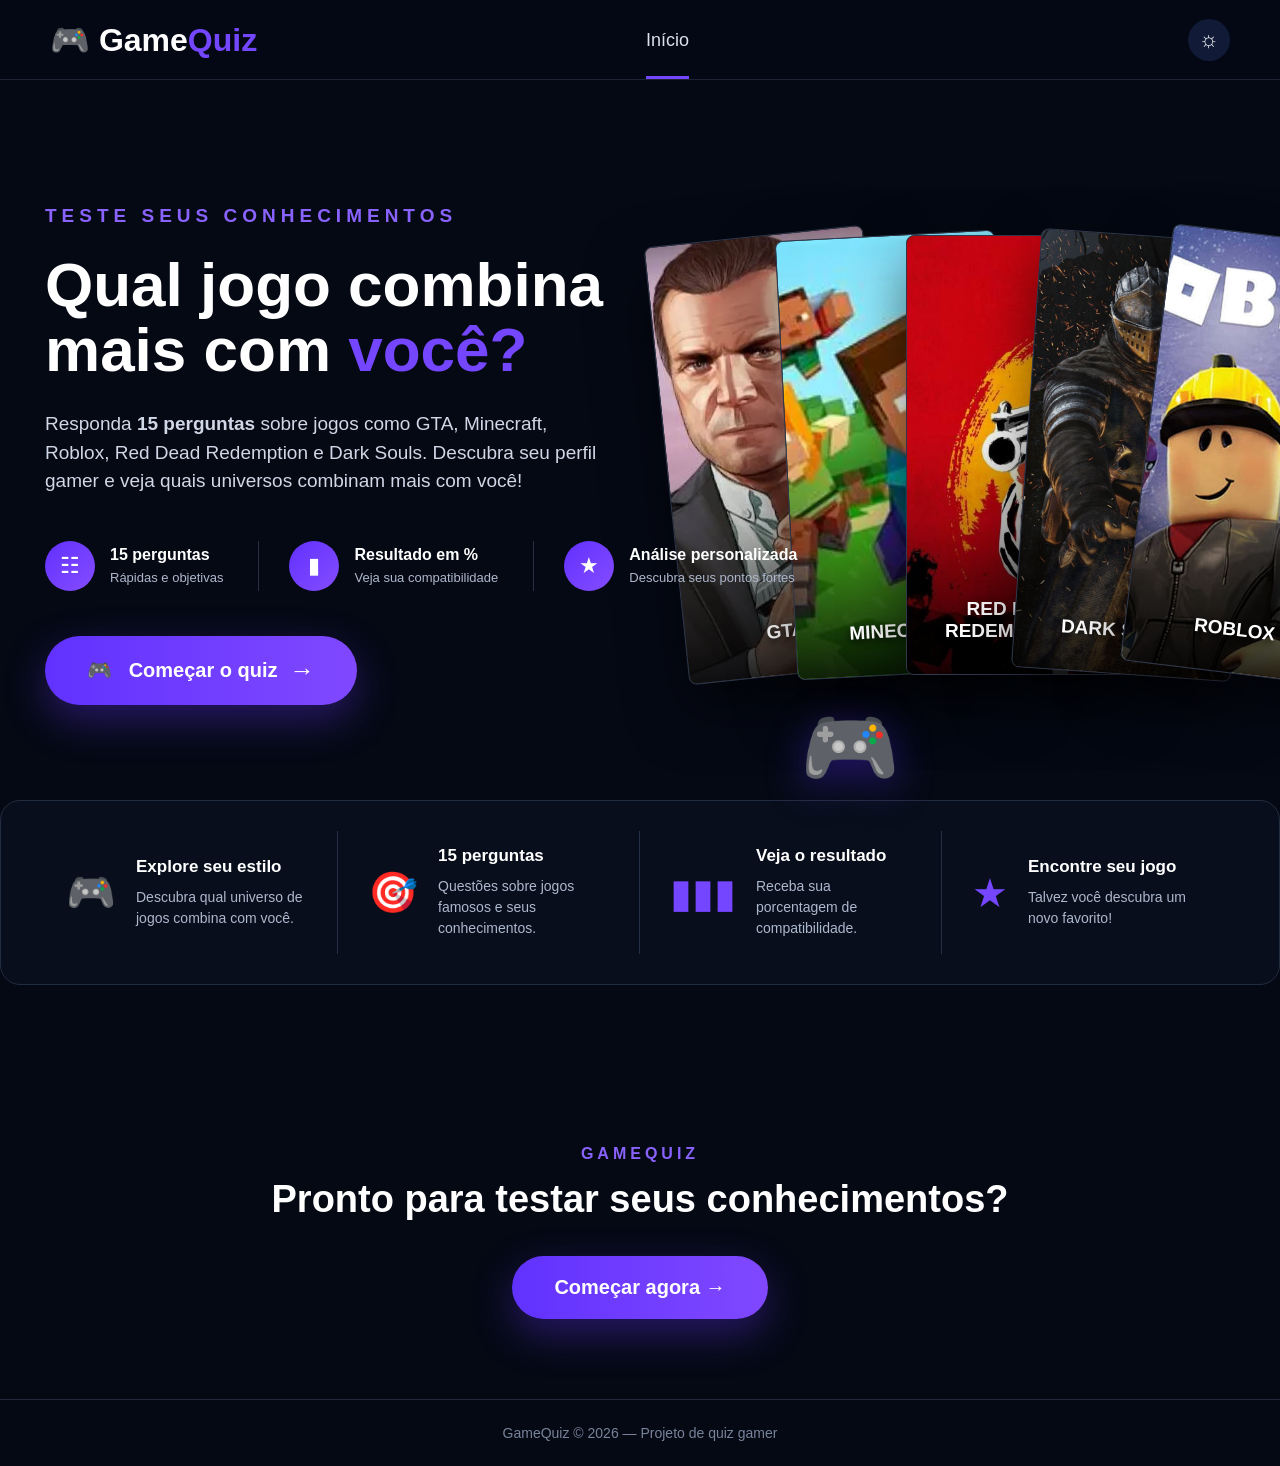
<file: index.html>
<!DOCTYPE html>
<html lang="pt-BR">

<head>
    <meta charset="UTF-8">
    <meta name="viewport" content="width=device-width, initial-scale=1.0">
    <title>GameQuiz</title>
    <link rel="stylesheet" href="style.css">
</head>

<body>

    <header class="navbar">
        <a href="#inicio" class="logo">🎮 Game<span>Quiz</span></a>

        <nav>
            <a href="#inicio" class="active">Início</a>
            <a href="#sobre"></a>
            <a href="#como-funciona"></a>
        </nav>

        <button class="theme-btn" id="themeBtn">☼</button>
    </header>

    <main id="inicio">

        <!-- HERO -->
        <section class="hero">

            <div class="hero-text">

                <p class="eyebrow">TESTE SEUS CONHECIMENTOS</p>

                <h1>
                    Qual jogo combina<br>
                    mais com <span>você?</span>
                </h1>

                <p class="description">
                    Responda <strong>15 perguntas</strong> sobre jogos como GTA,
                    Minecraft, Roblox, Red Dead Redemption e Dark Souls.
                    Descubra seu perfil gamer e veja quais universos combinam mais com você!
                </p>

                <div class="features">

                    <div class="feature">
                        <div class="feature-icon">☷</div>
                        <div>
                            <strong>15 perguntas</strong>
                            <small>Rápidas e objetivas</small>
                        </div>
                    </div>

                    <div class="feature">
                        <div class="feature-icon">▮</div>
                        <div>
                            <strong>Resultado em %</strong>
                            <small>Veja sua compatibilidade</small>
                        </div>
                    </div>

                    <div class="feature">
                        <div class="feature-icon">★</div>
                        <div>
                            <strong>Análise personalizada</strong>
                            <small>Descubra seus pontos fortes</small>
                        </div>
                    </div>

                </div>

                <button class="start-btn" id="startBtn">
                    🎮 &nbsp; Começar o quiz <span>→</span>
                </button>

            </div>


            <!-- IMAGENS DOS JOGOS -->
            <div class="game-collage">

                <div class="game-card gta">
                    <img src="gta.webp" alt="GTA V">
                    <div class="game-label">GTA V</div>
                </div>

                <div class="game-card minecraft">
                    <img src="minecraft.webp" alt="Minecraft">
                    <div class="game-label">MINECRAFT</div>
                </div>

                <div class="game-card rdr">
                    <img src="red.jpg" alt="Red Dead Redemption II">
                    <div class="game-label">RED DEAD<br>REDEMPTION II</div>
                </div>

                <div class="game-card souls">
                    <img src="dark-souls.jpg" alt="Dark Souls">
                    <div class="game-label">DARK SOULS</div>
                </div>

                <div class="game-card roblox">
                    <img src="roblox.jpg" alt="Roblox">
                    <div class="game-label">ROBLOX</div>
                </div>

            </div>

            <div class="controller">🎮</div>

        </section>


        <!-- BARRA DE INFORMAÇÕES -->
        <section class="info-bar" id="como-funciona">

            <div class="info">
                <span>🎮</span>
                <div>
                    <h3>Explore seu estilo</h3>
                    <p>Descubra qual universo de jogos combina com você.</p>
                </div>
            </div>

            <div class="info">
                <span>🎯</span>
                <div>
                    <h3>15 perguntas</h3>
                    <p>Questões sobre jogos famosos e seus conhecimentos.</p>
                </div>
            </div>

            <div class="info">
                <span>▮▮▮</span>
                <div>
                    <h3>Veja o resultado</h3>
                    <p>Receba sua porcentagem de compatibilidade.</p>
                </div>
            </div>

            <div class="info">
                <span>★</span>
                <div>
                    <h3>Encontre seu jogo</h3>
                    <p>Talvez você descubra um novo favorito!</p>
                </div>
            </div>

        </section>


        <!-- SOBRE -->
        <section class="about" id="sobre">

            <p>GAMEQUIZ</p>

            <h2>Pronto para testar seus conhecimentos?</h2>

            <button class="start-btn" onclick="document.getElementById('startBtn').click()">
                Começar agora →
            </button>

        </section>

    </main>


    <footer>
        GameQuiz © 2026 — Projeto de quiz gamer
    </footer>


    <script src="script.js"></script>

</body>
</html>
</file>
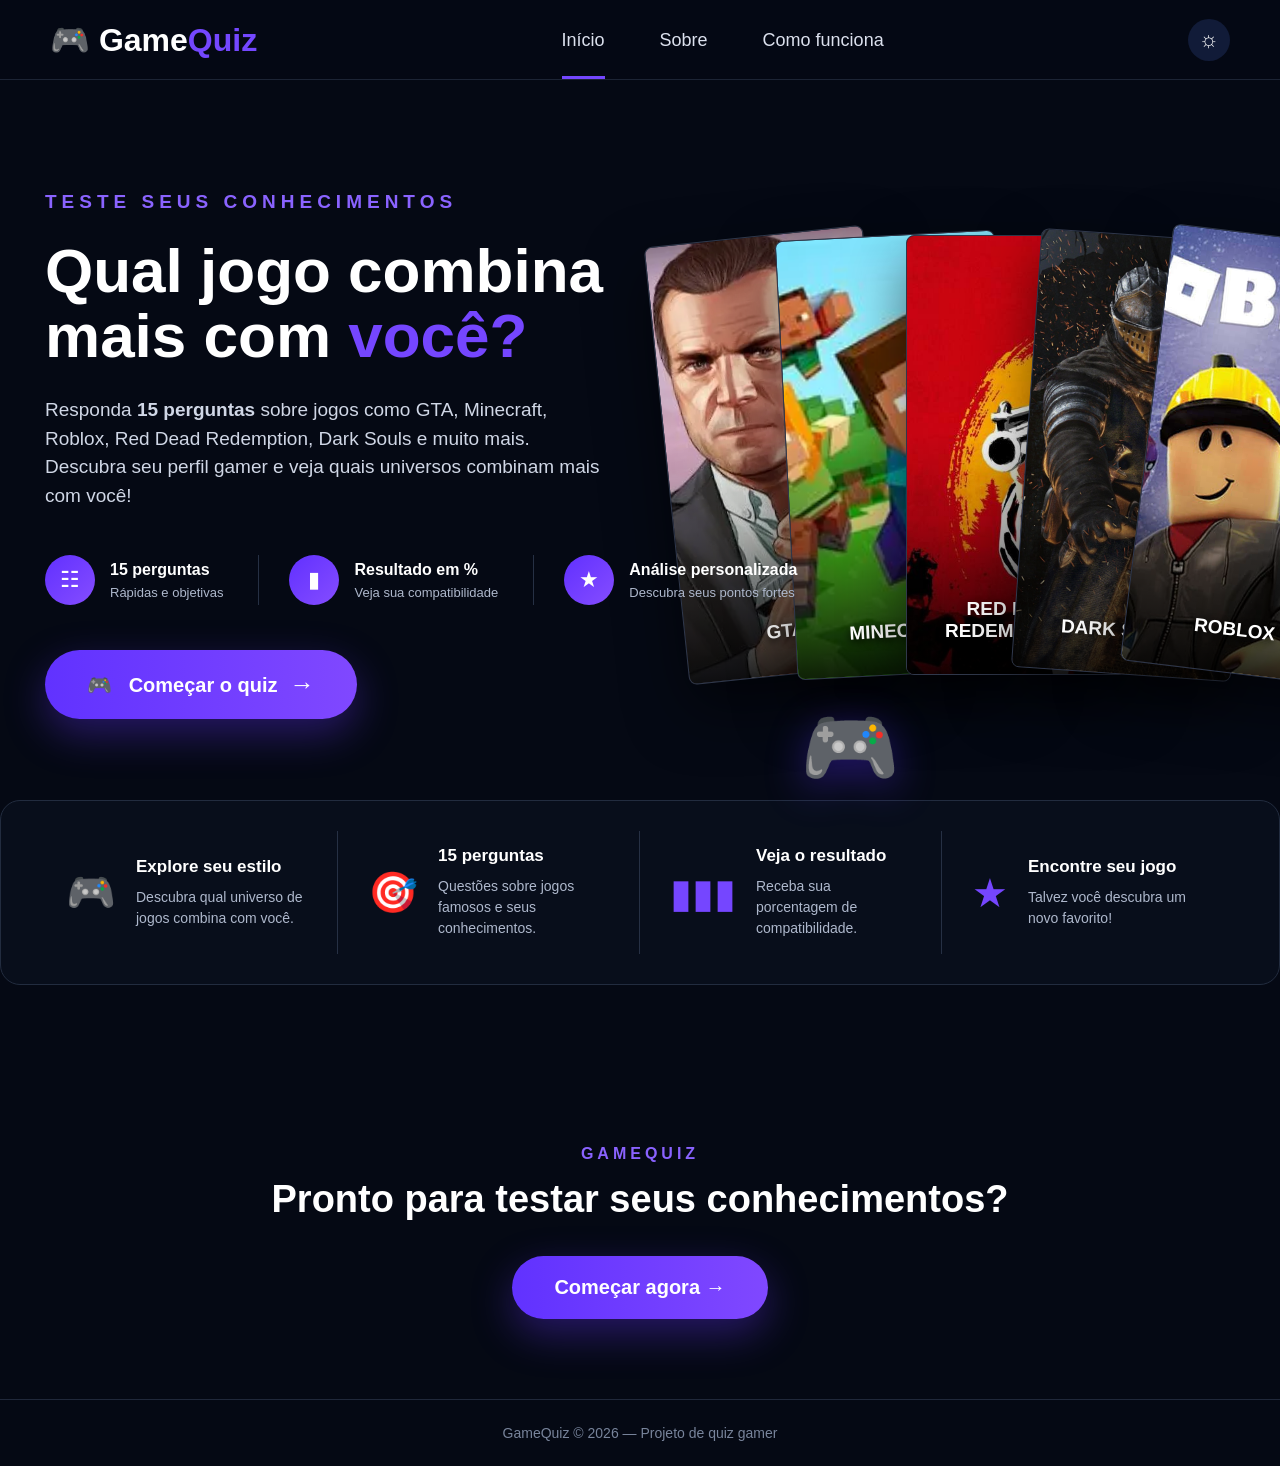
<file: GameQuiz_Tela_Inicial/GameQuiz/index.html>
<!DOCTYPE html>
<html lang="pt-BR">

<head>
    <meta charset="UTF-8">
    <meta name="viewport" content="width=device-width, initial-scale=1.0">
    <title>GameQuiz</title>
    <link rel="stylesheet" href="style.css">
</head>

<body>

    <header class="navbar">
        <a href="#inicio" class="logo">🎮 Game<span>Quiz</span></a>

        <nav>
            <a href="#inicio" class="active">Início</a>
            <a href="#sobre">Sobre</a>
            <a href="#como-funciona">Como funciona</a>
        </nav>

        <button class="theme-btn" id="themeBtn">☼</button>
    </header>

    <main id="inicio">

        <!-- HERO -->
        <section class="hero">

            <div class="hero-text">

                <p class="eyebrow">TESTE SEUS CONHECIMENTOS</p>

                <h1>
                    Qual jogo combina<br>
                    mais com <span>você?</span>
                </h1>

                <p class="description">
                    Responda <strong>15 perguntas</strong> sobre jogos como GTA,
                    Minecraft, Roblox, Red Dead Redemption, Dark Souls e muito mais.
                    Descubra seu perfil gamer e veja quais universos combinam mais com você!
                </p>

                <div class="features">

                    <div class="feature">
                        <div class="feature-icon">☷</div>
                        <div>
                            <strong>15 perguntas</strong>
                            <small>Rápidas e objetivas</small>
                        </div>
                    </div>

                    <div class="feature">
                        <div class="feature-icon">▮</div>
                        <div>
                            <strong>Resultado em %</strong>
                            <small>Veja sua compatibilidade</small>
                        </div>
                    </div>

                    <div class="feature">
                        <div class="feature-icon">★</div>
                        <div>
                            <strong>Análise personalizada</strong>
                            <small>Descubra seus pontos fortes</small>
                        </div>
                    </div>

                </div>

                <button class="start-btn" id="startBtn">
                    🎮 &nbsp; Começar o quiz <span>→</span>
                </button>

            </div>


            <!-- IMAGENS DOS JOGOS -->
            <div class="game-collage">

                <div class="game-card gta">
                    <img src="gta.webp" alt="GTA V">
                    <div class="game-label">GTA V</div>
                </div>

                <div class="game-card minecraft">
                    <img src="minecraft.webp" alt="Minecraft">
                    <div class="game-label">MINECRAFT</div>
                </div>

                <div class="game-card rdr">
                    <img src="red.jpg" alt="Red Dead Redemption II">
                    <div class="game-label">RED DEAD<br>REDEMPTION II</div>
                </div>

                <div class="game-card souls">
                    <img src="dark-souls.jpg" alt="Dark Souls">
                    <div class="game-label">DARK SOULS</div>
                </div>

                <div class="game-card roblox">
                    <img src="roblox.jpg" alt="Roblox">
                    <div class="game-label">ROBLOX</div>
                </div>

            </div>

            <div class="controller">🎮</div>

        </section>


        <!-- BARRA DE INFORMAÇÕES -->
        <section class="info-bar" id="como-funciona">

            <div class="info">
                <span>🎮</span>
                <div>
                    <h3>Explore seu estilo</h3>
                    <p>Descubra qual universo de jogos combina com você.</p>
                </div>
            </div>

            <div class="info">
                <span>🎯</span>
                <div>
                    <h3>15 perguntas</h3>
                    <p>Questões sobre jogos famosos e seus conhecimentos.</p>
                </div>
            </div>

            <div class="info">
                <span>▮▮▮</span>
                <div>
                    <h3>Veja o resultado</h3>
                    <p>Receba sua porcentagem de compatibilidade.</p>
                </div>
            </div>

            <div class="info">
                <span>★</span>
                <div>
                    <h3>Encontre seu jogo</h3>
                    <p>Talvez você descubra um novo favorito!</p>
                </div>
            </div>

        </section>


        <!-- SOBRE -->
        <section class="about" id="sobre">

            <p>GAMEQUIZ</p>

            <h2>Pronto para testar seus conhecimentos?</h2>

            <button class="start-btn" onclick="document.getElementById('startBtn').click()">
                Começar agora →
            </button>

        </section>

    </main>


    <footer>
        GameQuiz © 2026 — Projeto de quiz gamer
    </footer>


    <script src="script.js"></script>

</body>
</html>
</file>
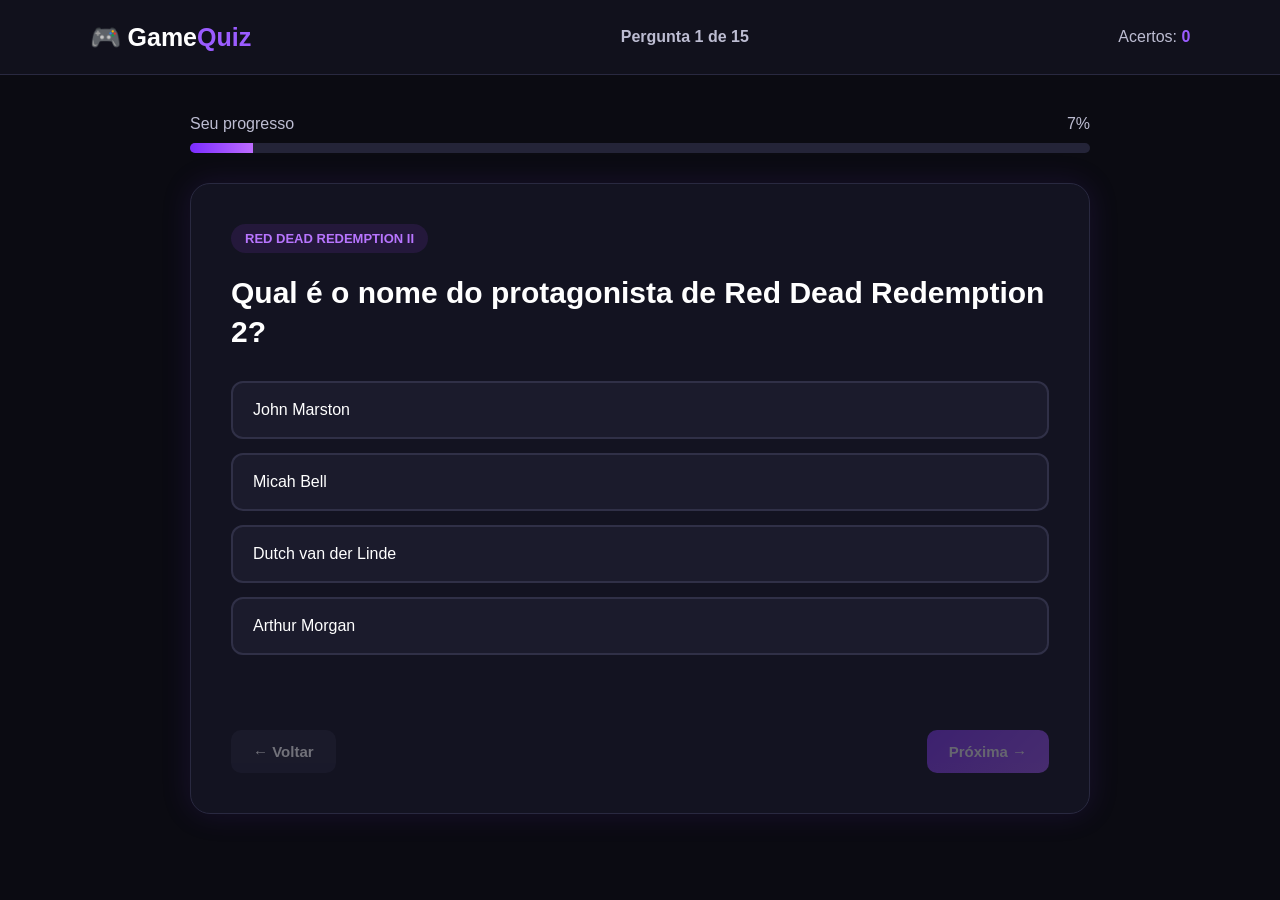
<file: quiz.html>
<!DOCTYPE html>
<html lang="pt-BR">
<head>
    <meta charset="UTF-8">
    <meta name="viewport" content="width=device-width, initial-scale=1.0">
    <title>GameQuiz - Quiz Gamer</title>
    <link rel="stylesheet" href="quiz.css">
</head>

<body>

<header>
    <a href="index.html" class="logo">🎮 Game<span>Quiz</span></a>

    <div id="contador">Pergunta 1 de 15</div>

    <div class="pontuacao">
        Acertos: <span id="score">0</span>
    </div>
</header>

<main>

    <div class="progresso">
        <div class="progresso-texto">
            <span>Seu progresso</span>
            <span id="porcentagem">7%</span>
        </div>

        <div class="barra">
            <div id="barraProgresso"></div>
        </div>
    </div>

    <section class="quiz">

        <div id="categoria">MINECRAFT</div>

        <h1 id="pergunta">
            Carregando pergunta...
        </h1>

        <div id="alternativas"></div>

        <p id="feedback"></p>

        <div class="botoes">
            <button id="voltar">← Voltar</button>
            <button id="proxima" disabled>Próxima →</button>
        </div>

    </section>

</main>

<script src="quiz.js"></script>

</body>
</html>
</file>
<file: style.css>
* {
    margin: 0;
    padding: 0;
    box-sizing: border-box;
}

html {
    scroll-behavior: smooth;
}

body {
    font-family: Arial, Helvetica, sans-serif;
    background: #050914;
    color: white;
    overflow-x: hidden;
}

/* =========================
   NAVBAR
========================= */

.navbar {
    height: 80px;
    width: 100%;
    display: flex;
    align-items: center;
    justify-content: space-between;
    padding: 0 50px;
    border-bottom: 1px solid #1c2435;
    background: rgba(5, 9, 20, 0.96);
    position: relative;
    z-index: 20;
}

.logo {
    color: white;
    text-decoration: none;
    font-size: 32px;
    font-weight: 800;
}

.logo span {
    color: #7447ff;
}

nav {
    display: flex;
    gap: 55px;
}

nav a {
    color: #dce1ee;
    text-decoration: none;
    font-size: 18px;
    padding: 29px 0 25px;
}

nav a:hover {
    color: white;
}

nav a.active {
    border-bottom: 3px solid #7447ff;
}

.theme-btn {
    width: 42px;
    height: 42px;
    border: none;
    border-radius: 50%;
    background: #111b38;
    color: white;
    font-size: 22px;
    cursor: pointer;
}


/* =========================
   HERO
========================= */

.hero {
    min-height: 720px;
    max-width: 1450px;
    margin: 0 auto;
    padding: 100px 45px 70px;
    display: flex;
    align-items: center;
    justify-content: space-between;
    gap: 50px;
    position: relative;
}

.hero-text {
    width: 48%;
    position: relative;
    z-index: 5;
}

.eyebrow {
    color: #8a63ff;
    font-size: 19px;
    font-weight: bold;
    letter-spacing: 5px;
    margin-bottom: 25px;
}

.hero h1 {
    font-size: 62px;
    line-height: 1.05;
    font-weight: 800;
    margin-bottom: 28px;
}

.hero h1 span {
    color: #7546ff;
}

.description {
    color: #d0d7e6;
    font-size: 19px;
    line-height: 1.5;
    max-width: 650px;
}


/* =========================
   3 INFORMAÇÕES DO HERO
========================= */

.features {
    display: flex;
    align-items: center;
    margin-top: 45px;
}

.feature {
    display: flex;
    align-items: center;
    gap: 15px;
    padding-right: 35px;
    margin-right: 30px;
    border-right: 1px solid #263044;
}

.feature:last-child {
    border-right: none;
}

.feature-icon {
    width: 50px;
    height: 50px;
    border-radius: 50%;
    background: linear-gradient(135deg, #6130ff, #854dff);
    display: flex;
    align-items: center;
    justify-content: center;
    font-size: 22px;
    flex-shrink: 0;
}

.feature strong {
    display: block;
    font-size: 16px;
    margin-bottom: 6px;
    white-space: nowrap;
}

.feature small {
    display: block;
    color: #aeb8cc;
    font-size: 13px;
    white-space: nowrap;
}


/* =========================
   BOTÃO
========================= */

.start-btn {
    display: inline-flex;
    align-items: center;
    justify-content: center;
    gap: 12px;
    margin-top: 45px;
    padding: 20px 42px;
    border-radius: 40px;
    background: linear-gradient(90deg, #6132ff, #8048ff);
    color: white;
    text-decoration: none;
    font-size: 20px;
    font-weight: bold;
    border: none;
    cursor: pointer;
    box-shadow: 0 15px 40px rgba(102, 51, 255, 0.35);
    transition: 0.3s;
}

.start-btn:hover {
    transform: translateY(-3px);
    box-shadow: 0 18px 45px rgba(102, 51, 255, 0.5);
}

.start-btn span {
    font-size: 25px;
}


/* =========================
   CARTAS DOS JOGOS
========================= */

.game-collage {
    width: 52%;
    height: 540px;
    position: relative;
    display: flex;
    align-items: center;
    justify-content: center;
}

.game-card {
    position: absolute;
    width: 220px;
    height: 440px;
    border-radius: 8px;
    overflow: hidden;
    border: 1px solid #30384b;
    background: #111827;
    box-shadow: 0 25px 60px rgba(0, 0, 0, 0.55);
}

.game-card img {
    width: 100%;
    height: 100%;
    object-fit: cover;
    display: block;
}

.game-card::after {
    content: "";
    position: absolute;
    inset: 0;
    background: linear-gradient(
        to bottom,
        transparent 45%,
        rgba(0, 0, 0, 0.2) 65%,
        rgba(0, 0, 0, 0.85) 100%
    );
    z-index: 1;
}

.game-label {
    position: absolute;
    bottom: 32px;
    left: 0;
    width: 100%;
    text-align: center;
    font-size: 19px;
    line-height: 1.15;
    font-weight: 800;
    color: white;
    text-shadow: 0 3px 8px black;
    z-index: 3;
}


/* POSIÇÃO DAS CARTAS */

.game-card.gta {
    transform: rotate(-6deg);
    left: 0;
    z-index: 1;
}

.game-card.minecraft {
    transform: rotate(-3deg);
    left: 120px;
    z-index: 2;
}

.game-card.rdr {
    transform: rotate(0deg);
    left: 240px;
    z-index: 3;
}

.game-card.souls {
    transform: rotate(4deg);
    left: 360px;
    z-index: 4;
}

.game-card.roblox {
    transform: rotate(7deg);
    left: 480px;
    z-index: 5;
}


/* =========================
   CONTROLE
========================= */

.controller {
    position: absolute;
    right: 380px;
    bottom: 5px;
    font-size: 80px;
    z-index: 10;
    filter: drop-shadow(0 10px 20px rgba(91, 48, 255, 0.4));
}


/* =========================
   BARRA DE INFORMAÇÕES
========================= */

.info-bar {
    max-width: 1400px;
    margin: 0 auto 80px;
    padding: 30px 35px;
    border: 1px solid #222c3f;
    border-radius: 20px;
    background: rgba(10, 16, 30, 0.75);
    display: grid;
    grid-template-columns: repeat(4, 1fr);
}

.info {
    display: flex;
    align-items: center;
    gap: 20px;
    padding: 15px 30px;
    border-right: 1px solid #263044;
}

.info:last-child {
    border-right: none;
}

.info > span {
    font-size: 40px;
    color: #7546ff;
    flex-shrink: 0;
}

.info h3 {
    font-size: 17px;
    margin-bottom: 10px;
}

.info p {
    color: #aeb8cc;
    font-size: 14px;
    line-height: 1.5;
}


/* =========================
   SOBRE / FINAL
========================= */

.about {
    text-align: center;
    padding: 80px 20px;
}

.about > p {
    color: #8a63ff;
    letter-spacing: 4px;
    font-weight: bold;
    margin-bottom: 15px;
}

.about h2 {
    font-size: 38px;
    margin-bottom: 10px;
}

.about .start-btn {
    margin-top: 25px;
}


/* =========================
   RODAPÉ
========================= */

footer {
    text-align: center;
    padding: 25px;
    border-top: 1px solid #20283a;
    color: #78849b;
    font-size: 14px;
}


/* =========================
   RESPONSIVO
========================= */

@media (max-width: 1250px) {

    .hero {
        padding-left: 35px;
        padding-right: 35px;
    }

    .hero h1 {
        font-size: 52px;
    }

    .game-card {
        width: 190px;
        height: 400px;
    }

    .game-card.minecraft {
        left: 105px;
    }

    .game-card.rdr {
        left: 210px;
    }

    .game-card.souls {
        left: 315px;
    }

    .game-card.roblox {
        left: 420px;
    }

    .controller {
        right: 280px;
    }
}


@media (max-width: 950px) {

    .navbar {
        padding: 0 25px;
    }

    nav {
        gap: 25px;
    }

    .hero {
        flex-direction: column;
        padding-top: 70px;
    }

    .hero-text {
        width: 100%;
        text-align: center;
    }

    .description {
        margin: auto;
    }

    .features {
        justify-content: center;
    }

    .game-collage {
        width: 100%;
        margin-top: 30px;
        transform: scale(0.8);
    }

    .controller {
        display: none;
    }

    .info-bar {
        margin-left: 25px;
        margin-right: 25px;
    }
}


@media (max-width: 700px) {

    .logo {
        font-size: 25px;
    }

    nav {
        display: none;
    }

    .hero {
        padding: 60px 20px;
    }

    .hero h1 {
        font-size: 42px;
    }

    .features {
        flex-direction: column;
        gap: 20px;
    }

    .feature {
        border-right: none;
        margin-right: 0;
        padding-right: 0;
    }

    .game-collage {
        transform: scale(0.6);
        height: 400px;
    }

    .info-bar {
        grid-template-columns: 1fr;
    }

    .info {
        border-right: none;
        border-bottom: 1px solid #263044;
        padding: 20px;
    }

    .info:last-child {
        border-bottom: none;
    }

    .about h2 {
        font-size: 30px;
    }
}
</file>
<file: GameQuiz_Tela_Inicial/GameQuiz/style.css>
* {
    margin: 0;
    padding: 0;
    box-sizing: border-box;
}

html {
    scroll-behavior: smooth;
}

body {
    font-family: Arial, Helvetica, sans-serif;
    background: #050914;
    color: white;
    overflow-x: hidden;
}

/* =========================
   NAVBAR
========================= */

.navbar {
    height: 80px;
    width: 100%;
    display: flex;
    align-items: center;
    justify-content: space-between;
    padding: 0 50px;
    border-bottom: 1px solid #1c2435;
    background: rgba(5, 9, 20, 0.96);
    position: relative;
    z-index: 20;
}

.logo {
    color: white;
    text-decoration: none;
    font-size: 32px;
    font-weight: 800;
}

.logo span {
    color: #7447ff;
}

nav {
    display: flex;
    gap: 55px;
}

nav a {
    color: #dce1ee;
    text-decoration: none;
    font-size: 18px;
    padding: 29px 0 25px;
}

nav a:hover {
    color: white;
}

nav a.active {
    border-bottom: 3px solid #7447ff;
}

.theme-btn {
    width: 42px;
    height: 42px;
    border: none;
    border-radius: 50%;
    background: #111b38;
    color: white;
    font-size: 22px;
    cursor: pointer;
}


/* =========================
   HERO
========================= */

.hero {
    min-height: 720px;
    max-width: 1450px;
    margin: 0 auto;
    padding: 100px 45px 70px;
    display: flex;
    align-items: center;
    justify-content: space-between;
    gap: 50px;
    position: relative;
}

.hero-text {
    width: 48%;
    position: relative;
    z-index: 5;
}

.eyebrow {
    color: #8a63ff;
    font-size: 19px;
    font-weight: bold;
    letter-spacing: 5px;
    margin-bottom: 25px;
}

.hero h1 {
    font-size: 62px;
    line-height: 1.05;
    font-weight: 800;
    margin-bottom: 28px;
}

.hero h1 span {
    color: #7546ff;
}

.description {
    color: #d0d7e6;
    font-size: 19px;
    line-height: 1.5;
    max-width: 650px;
}


/* =========================
   3 INFORMAÇÕES DO HERO
========================= */

.features {
    display: flex;
    align-items: center;
    margin-top: 45px;
}

.feature {
    display: flex;
    align-items: center;
    gap: 15px;
    padding-right: 35px;
    margin-right: 30px;
    border-right: 1px solid #263044;
}

.feature:last-child {
    border-right: none;
}

.feature-icon {
    width: 50px;
    height: 50px;
    border-radius: 50%;
    background: linear-gradient(135deg, #6130ff, #854dff);
    display: flex;
    align-items: center;
    justify-content: center;
    font-size: 22px;
    flex-shrink: 0;
}

.feature strong {
    display: block;
    font-size: 16px;
    margin-bottom: 6px;
    white-space: nowrap;
}

.feature small {
    display: block;
    color: #aeb8cc;
    font-size: 13px;
    white-space: nowrap;
}


/* =========================
   BOTÃO
========================= */

.start-btn {
    display: inline-flex;
    align-items: center;
    justify-content: center;
    gap: 12px;
    margin-top: 45px;
    padding: 20px 42px;
    border-radius: 40px;
    background: linear-gradient(90deg, #6132ff, #8048ff);
    color: white;
    text-decoration: none;
    font-size: 20px;
    font-weight: bold;
    border: none;
    cursor: pointer;
    box-shadow: 0 15px 40px rgba(102, 51, 255, 0.35);
    transition: 0.3s;
}

.start-btn:hover {
    transform: translateY(-3px);
    box-shadow: 0 18px 45px rgba(102, 51, 255, 0.5);
}

.start-btn span {
    font-size: 25px;
}


/* =========================
   CARTAS DOS JOGOS
========================= */

.game-collage {
    width: 52%;
    height: 540px;
    position: relative;
    display: flex;
    align-items: center;
    justify-content: center;
}

.game-card {
    position: absolute;
    width: 220px;
    height: 440px;
    border-radius: 8px;
    overflow: hidden;
    border: 1px solid #30384b;
    background: #111827;
    box-shadow: 0 25px 60px rgba(0, 0, 0, 0.55);
}

.game-card img {
    width: 100%;
    height: 100%;
    object-fit: cover;
    display: block;
}

.game-card::after {
    content: "";
    position: absolute;
    inset: 0;
    background: linear-gradient(
        to bottom,
        transparent 45%,
        rgba(0, 0, 0, 0.2) 65%,
        rgba(0, 0, 0, 0.85) 100%
    );
    z-index: 1;
}

.game-label {
    position: absolute;
    bottom: 32px;
    left: 0;
    width: 100%;
    text-align: center;
    font-size: 19px;
    line-height: 1.15;
    font-weight: 800;
    color: white;
    text-shadow: 0 3px 8px black;
    z-index: 3;
}


/* POSIÇÃO DAS CARTAS */

.game-card.gta {
    transform: rotate(-6deg);
    left: 0;
    z-index: 1;
}

.game-card.minecraft {
    transform: rotate(-3deg);
    left: 120px;
    z-index: 2;
}

.game-card.rdr {
    transform: rotate(0deg);
    left: 240px;
    z-index: 3;
}

.game-card.souls {
    transform: rotate(4deg);
    left: 360px;
    z-index: 4;
}

.game-card.roblox {
    transform: rotate(7deg);
    left: 480px;
    z-index: 5;
}


/* =========================
   CONTROLE
========================= */

.controller {
    position: absolute;
    right: 380px;
    bottom: 5px;
    font-size: 80px;
    z-index: 10;
    filter: drop-shadow(0 10px 20px rgba(91, 48, 255, 0.4));
}


/* =========================
   BARRA DE INFORMAÇÕES
========================= */

.info-bar {
    max-width: 1400px;
    margin: 0 auto 80px;
    padding: 30px 35px;
    border: 1px solid #222c3f;
    border-radius: 20px;
    background: rgba(10, 16, 30, 0.75);
    display: grid;
    grid-template-columns: repeat(4, 1fr);
}

.info {
    display: flex;
    align-items: center;
    gap: 20px;
    padding: 15px 30px;
    border-right: 1px solid #263044;
}

.info:last-child {
    border-right: none;
}

.info > span {
    font-size: 40px;
    color: #7546ff;
    flex-shrink: 0;
}

.info h3 {
    font-size: 17px;
    margin-bottom: 10px;
}

.info p {
    color: #aeb8cc;
    font-size: 14px;
    line-height: 1.5;
}


/* =========================
   SOBRE / FINAL
========================= */

.about {
    text-align: center;
    padding: 80px 20px;
}

.about > p {
    color: #8a63ff;
    letter-spacing: 4px;
    font-weight: bold;
    margin-bottom: 15px;
}

.about h2 {
    font-size: 38px;
    margin-bottom: 10px;
}

.about .start-btn {
    margin-top: 25px;
}


/* =========================
   RODAPÉ
========================= */

footer {
    text-align: center;
    padding: 25px;
    border-top: 1px solid #20283a;
    color: #78849b;
    font-size: 14px;
}


/* =========================
   RESPONSIVO
========================= */

@media (max-width: 1250px) {

    .hero {
        padding-left: 35px;
        padding-right: 35px;
    }

    .hero h1 {
        font-size: 52px;
    }

    .game-card {
        width: 190px;
        height: 400px;
    }

    .game-card.minecraft {
        left: 105px;
    }

    .game-card.rdr {
        left: 210px;
    }

    .game-card.souls {
        left: 315px;
    }

    .game-card.roblox {
        left: 420px;
    }

    .controller {
        right: 280px;
    }
}


@media (max-width: 950px) {

    .navbar {
        padding: 0 25px;
    }

    nav {
        gap: 25px;
    }

    .hero {
        flex-direction: column;
        padding-top: 70px;
    }

    .hero-text {
        width: 100%;
        text-align: center;
    }

    .description {
        margin: auto;
    }

    .features {
        justify-content: center;
    }

    .game-collage {
        width: 100%;
        margin-top: 30px;
        transform: scale(0.8);
    }

    .controller {
        display: none;
    }

    .info-bar {
        margin-left: 25px;
        margin-right: 25px;
    }
}


@media (max-width: 700px) {

    .logo {
        font-size: 25px;
    }

    nav {
        display: none;
    }

    .hero {
        padding: 60px 20px;
    }

    .hero h1 {
        font-size: 42px;
    }

    .features {
        flex-direction: column;
        gap: 20px;
    }

    .feature {
        border-right: none;
        margin-right: 0;
        padding-right: 0;
    }

    .game-collage {
        transform: scale(0.6);
        height: 400px;
    }

    .info-bar {
        grid-template-columns: 1fr;
    }

    .info {
        border-right: none;
        border-bottom: 1px solid #263044;
        padding: 20px;
    }

    .info:last-child {
        border-bottom: none;
    }

    .about h2 {
        font-size: 30px;
    }
}
</file>
<file: quiz.css>
* {
    margin: 0;
    padding: 0;
    box-sizing: border-box;
}


body {
    font-family: Arial, sans-serif;
    background: #0b0b12;
    color: white;
    min-height: 100vh;
}


/* ========================================
   CABEÇALHO
======================================== */

header {
    height: 75px;

    display: flex;
    align-items: center;
    justify-content: space-between;

    padding: 0 7%;

    background: #11111c;

    border-bottom: 1px solid #292940;
}


.logo {
    color: white;

    text-decoration: none;

    font-size: 25px;
    font-weight: bold;
}


.logo span {
    color: #9b5cff;
}


#contador {
    color: #bdbdd2;

    font-weight: bold;
}


.pontuacao {
    color: #bdbdd2;
}


.pontuacao span {
    color: #9b5cff;

    font-weight: bold;
}


/* ========================================
   ÁREA PRINCIPAL
======================================== */

main {
    width: 90%;

    max-width: 900px;

    margin: 40px auto;
}


/* ========================================
   PROGRESSO
======================================== */

.progresso {
    margin-bottom: 30px;
}


.progresso-texto {
    display: flex;

    justify-content: space-between;

    margin-bottom: 10px;

    color: #bdbdd2;
}


.barra {
    width: 100%;

    height: 10px;

    background: #242438;

    border-radius: 20px;

    overflow: hidden;
}


#barraProgresso {
    width: 7%;

    height: 100%;

    background:
        linear-gradient(
            90deg,
            #7b2cff,
            #bd6cff
        );

    transition: width 0.3s ease;
}


/* ========================================
   CARD DO QUIZ
======================================== */

.quiz {
    background: #131321;

    border: 1px solid #292940;

    border-radius: 20px;

    padding: 40px;

    box-shadow:
        0 0 30px
        rgba(100, 50, 200, 0.15);

    animation:
        aparecer 0.35s ease;
}


#categoria {
    display: inline-block;

    padding: 7px 14px;

    border-radius: 20px;

    background: #24183b;

    color: #b875ff;

    font-size: 13px;

    font-weight: bold;

    margin-bottom: 20px;
}


#pergunta {
    font-size: 30px;

    line-height: 1.3;

    margin-bottom: 30px;
}


/* ========================================
   ALTERNATIVAS
======================================== */

#alternativas {
    display: flex;

    flex-direction: column;

    gap: 14px;
}


.alternativa {
    width: 100%;

    padding: 18px 20px;

    background: #1b1b2c;

    border: 2px solid #303047;

    border-radius: 12px;

    color: white;

    text-align: left;

    font-size: 16px;

    cursor: pointer;

    transition: 0.2s ease;
}


.alternativa:hover:not(:disabled) {
    border-color: #9b5cff;

    background: #242039;

    transform: translateY(-2px);
}


.alternativa:disabled {
    cursor: default;
}


/* RESPOSTA CORRETA */

.alternativa.correta {
    background: #16351f;

    border-color: #35d06f;

    color: white;
}


/* RESPOSTA ERRADA */

.alternativa.errada {
    background: #3a1818;

    border-color: #ef5350;

    color: white;
}


/* ========================================
   FEEDBACK
======================================== */

#feedback {
    min-height: 25px;

    margin-top: 20px;

    font-weight: bold;

    font-size: 16px;
}


.feedback-correto {
    color: #35d06f;
}


.feedback-errado {
    color: #ef5350;
}


/* ========================================
   BOTÕES
======================================== */

.botoes {
    display: flex;

    justify-content: space-between;

    margin-top: 30px;
}


.botoes button {
    border: none;

    padding: 13px 22px;

    border-radius: 10px;

    font-size: 15px;

    font-weight: bold;

    cursor: pointer;

    transition: 0.2s ease;
}


/* VOLTAR */

#voltar {
    background: #252538;

    color: white;
}


#voltar:hover:not(:disabled) {
    background: #303049;

    transform: translateY(-2px);
}


#voltar:disabled {
    opacity: 0.4;

    cursor: not-allowed;
}


/* PRÓXIMA */

#proxima {
    background:
        linear-gradient(
            135deg,
            #8b3dff,
            #a85cff
        );

    color: white;

    box-shadow:
        0 6px 20px
        rgba(139, 61, 255, 0.2);
}


#proxima:disabled {
    opacity: 0.35;

    cursor: not-allowed;

    box-shadow: none;
}


#proxima:not(:disabled):hover {
    background:
        linear-gradient(
            135deg,
            #9c51ff,
            #bc70ff
        );

    transform: translateY(-2px);

    box-shadow:
        0 8px 25px
        rgba(139, 61, 255, 0.35);
}


/* ========================================
   RESULTADO FINAL
======================================== */

.resultado-card {
    min-height: 500px;

    display: flex;

    flex-direction: column;

    justify-content: center;
}


.resultado-card h1 {
    font-size: 38px;

    margin-bottom: 10px;

    color: white;
}


.resultado {
    text-align: center;

    padding-top: 5px;
}


/* ========================================
   CÍRCULO DA PORCENTAGEM
======================================== */

.pontuacao-final {
    width: 170px;

    height: 170px;

    margin: 20px auto 25px;

    border-radius: 50%;

    display: flex;

    align-items: center;

    justify-content: center;

    background:
        radial-gradient(
            circle,
            #131321 55%,
            #9b5cff 56%,
            #762ee5 67%,
            #24183b 68%
        );

    box-shadow:
        0 0 35px
        rgba(155, 92, 255, 0.25);

    animation:
        aparecerPorcentagem 0.7s ease;
}


.pontuacao-final span {
    font-size: 44px;

    font-weight: 800;

    color: white;
}


/* ========================================
   TEXTO DOS ACERTOS
======================================== */

.acertos-final {
    font-size: 19px;

    color: #c8c5d6;

    margin-top: 10px;
}


.acertos-final strong {
    color: white;
}


/* ========================================
   MENSAGEM FINAL
======================================== */

.mensagem-final {
    display: inline-block;

    margin-top: 20px;

    padding: 11px 22px;

    border-radius: 25px;

    background:
        rgba(155, 92, 255, 0.10);

    border:
        1px solid
        rgba(155, 92, 255, 0.30);

    color: #c17aff;

    font-size: 21px;

    font-weight: 700;

    box-shadow:
        0 0 20px
        rgba(155, 92, 255, 0.08);
}


/* ========================================
   BOTÃO JOGAR NOVAMENTE
======================================== */

.restart-btn {
    display: block;

    margin: 30px auto 0;

    padding: 14px 30px;

    border: none;

    border-radius: 11px;

    background:
        linear-gradient(
            135deg,
            #8b3dff,
            #b65cff
        );

    color: white;

    font-size: 16px;

    font-weight: 700;

    cursor: pointer;

    box-shadow:
        0 8px 25px
        rgba(139, 61, 255, 0.25);

    transition:
        transform 0.2s ease,
        box-shadow 0.2s ease,
        filter 0.2s ease;
}


.restart-btn:hover {
    transform: translateY(-3px);

    filter: brightness(1.1);

    box-shadow:
        0 12px 30px
        rgba(139, 61, 255, 0.4);
}


.restart-btn:active {
    transform: translateY(0);
}


/* ========================================
   ANIMAÇÕES
======================================== */

@keyframes aparecer {

    from {
        opacity: 0;

        transform:
            translateY(12px);
    }

    to {
        opacity: 1;

        transform:
            translateY(0);
    }
}


@keyframes aparecerPorcentagem {

    from {
        opacity: 0;

        transform:
            scale(0.7);
    }

    to {
        opacity: 1;

        transform:
            scale(1);
    }
}


/* ========================================
   CELULAR
======================================== */

@media (max-width: 600px) {

    header {
        padding: 0 5%;

        height: 65px;
    }


    .logo {
        font-size: 20px;
    }


    #contador {
        font-size: 13px;
    }


    .pontuacao {
        font-size: 13px;
    }


    main {
        width: 94%;

        margin: 25px auto;
    }


    .quiz {
        padding: 25px 20px;
    }


    #pergunta {
        font-size: 23px;
    }


    .botoes button {
        padding: 11px 15px;
    }


    /* RESULTADO */

    .resultado-card {
        min-height: 450px;
    }


    .resultado-card h1 {
        font-size: 29px;
    }


    .pontuacao-final {
        width: 140px;

        height: 140px;
    }


    .pontuacao-final span {
        font-size: 36px;
    }


    .acertos-final {
        font-size: 16px;
    }


    .mensagem-final {
        font-size: 18px;

        padding: 10px 17px;
    }


    .restart-btn {
        width: 100%;

        max-width: 250px;
    }

}
</file>
